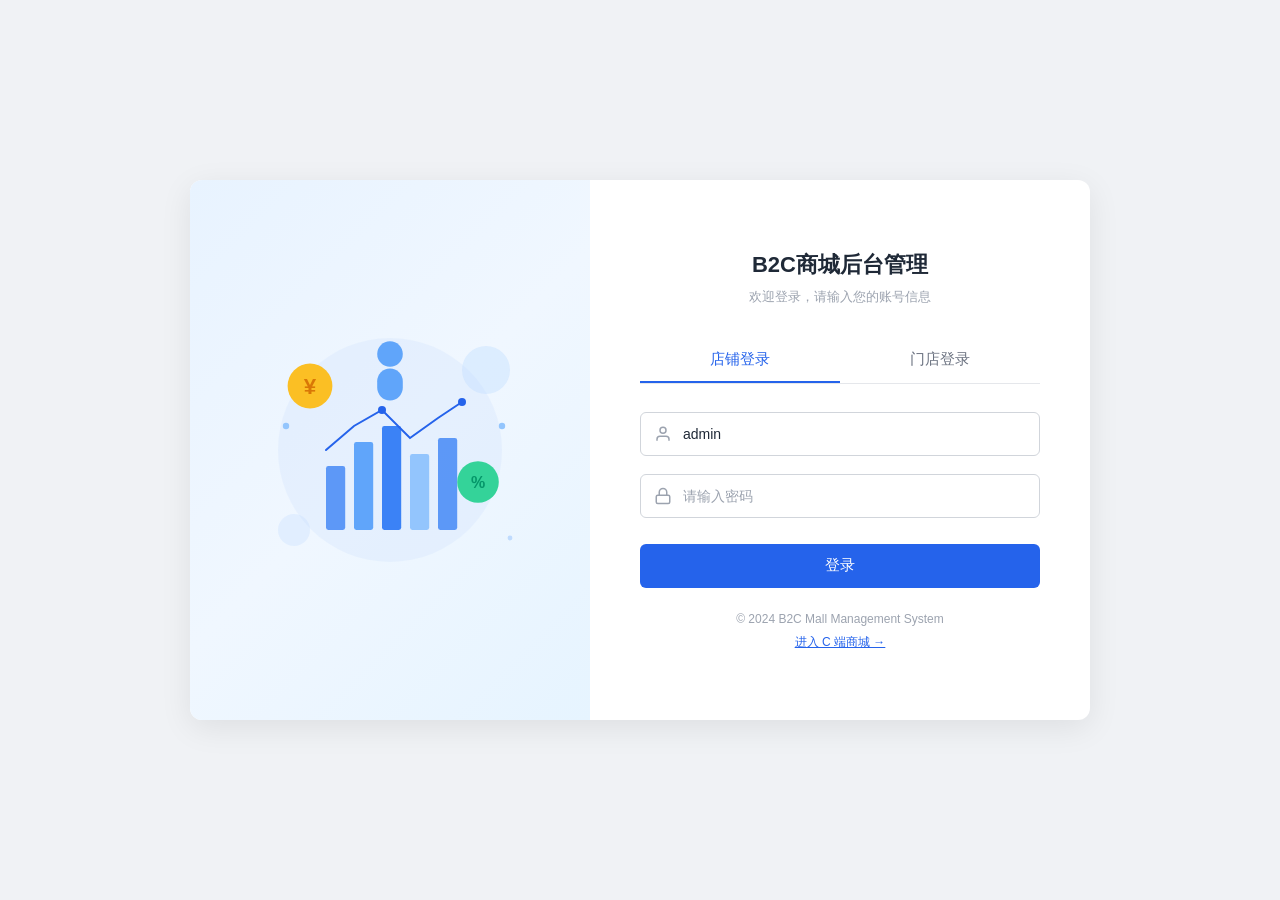
<file: b2c/frontend/index.html>
<!DOCTYPE html>
<html lang="zh-CN">
<head>
    <meta charset="UTF-8">
    <meta name="viewport" content="width=device-width, initial-scale=1.0">
    <title>B2C商城后台管理</title>
    <style>
        * {
            margin: 0;
            padding: 0;
            box-sizing: border-box;
        }

        body {
            font-family: -apple-system, BlinkMacSystemFont, "Segoe UI", "PingFang SC", "Hiragino Sans GB", "Microsoft YaHei", sans-serif;
            background: #f0f2f5;
            height: 100vh;
            display: flex;
            align-items: center;
            justify-content: center;
        }

        .login-container {
            width: 900px;
            height: 540px;
            background: #fff;
            border-radius: 12px;
            box-shadow: 0 8px 32px rgba(0, 0, 0, 0.08);
            display: flex;
            overflow: hidden;
        }

        .login-left {
            flex: 1;
            background: linear-gradient(135deg, #e8f3ff 0%, #f0f7ff 50%, #e6f4ff 100%);
            display: flex;
            align-items: center;
            justify-content: center;
            position: relative;
            overflow: hidden;
        }

        .login-left svg {
            width: 80%;
            height: auto;
        }

        .login-right {
            flex: 1;
            padding: 60px 50px;
            display: flex;
            flex-direction: column;
            justify-content: center;
        }

        .login-title {
            font-size: 22px;
            font-weight: 600;
            color: #1f2937;
            margin-bottom: 8px;
            text-align: center;
        }

        .login-subtitle {
            font-size: 13px;
            color: #9ca3af;
            text-align: center;
            margin-bottom: 32px;
        }

        .login-tabs {
            display: flex;
            border-bottom: 1px solid #e5e7eb;
            margin-bottom: 28px;
        }

        .login-tab {
            flex: 1;
            text-align: center;
            padding: 12px 0;
            font-size: 15px;
            color: #6b7280;
            cursor: pointer;
            border-bottom: 2px solid transparent;
            transition: all 0.2s;
            user-select: none;
        }

        .login-tab.active {
            color: #2563eb;
            border-bottom-color: #2563eb;
            font-weight: 500;
        }

        .login-tab:hover:not(.active) {
            color: #374151;
        }

        .form-group {
            margin-bottom: 18px;
            position: relative;
        }

        .form-group input {
            width: 100%;
            height: 44px;
            padding: 0 16px 0 42px;
            border: 1px solid #d1d5db;
            border-radius: 6px;
            font-size: 14px;
            color: #1f2937;
            outline: none;
            transition: border-color 0.2s;
        }

        .form-group input:focus {
            border-color: #2563eb;
        }

        .form-group input::placeholder {
            color: #9ca3af;
        }

        .form-group .icon {
            position: absolute;
            left: 14px;
            top: 50%;
            transform: translateY(-50%);
            width: 18px;
            height: 18px;
            color: #9ca3af;
        }

        .login-btn {
            width: 100%;
            height: 44px;
            background: #2563eb;
            color: #fff;
            border: none;
            border-radius: 6px;
            font-size: 15px;
            font-weight: 500;
            cursor: pointer;
            transition: background 0.2s;
            margin-top: 8px;
        }

        .login-btn:hover {
            background: #1d4ed8;
        }

        .login-btn:active {
            background: #1e40af;
        }

        .login-footer {
            text-align: center;
            margin-top: 24px;
            font-size: 12px;
            color: #9ca3af;
        }

        .toast {
            position: fixed;
            top: 30px;
            left: 50%;
            transform: translateX(-50%) translateY(-100px);
            background: rgba(0, 0, 0, 0.75);
            color: #fff;
            padding: 10px 24px;
            border-radius: 6px;
            font-size: 14px;
            z-index: 9999;
            transition: transform 0.3s ease;
        }

        .toast.show {
            transform: translateX(-50%) translateY(0);
        }
    </style>
</head>
<body>
    <div class="login-container">
        <div class="login-left">
            <svg viewBox="0 0 400 360" xmlns="http://www.w3.org/2000/svg">
                <!-- 背景圆 -->
                <circle cx="200" cy="180" r="140" fill="#dbeafe" opacity="0.5"/>
                <circle cx="320" cy="80" r="30" fill="#bfdbfe" opacity="0.4"/>
                <circle cx="80" cy="280" r="20" fill="#bfdbfe" opacity="0.3"/>

                <!-- 图表柱子 -->
                <rect x="120" y="200" width="24" height="80" rx="3" fill="#3b82f6" opacity="0.8"/>
                <rect x="155" y="170" width="24" height="110" rx="3" fill="#60a5fa"/>
                <rect x="190" y="150" width="24" height="130" rx="3" fill="#3b82f6"/>
                <rect x="225" y="185" width="24" height="95" rx="3" fill="#93c5fd"/>
                <rect x="260" y="165" width="24" height="115" rx="3" fill="#3b82f6" opacity="0.8"/>

                <!-- 图表折线 -->
                <polyline points="120,180 155,150 190,130 225,165 260,140 290,120"
                          fill="none" stroke="#2563eb" stroke-width="2.5" stroke-linecap="round"/>
                <circle cx="190" cy="130" r="5" fill="#2563eb"/>
                <circle cx="290" cy="120" r="5" fill="#2563eb"/>

                <!-- 钱币图标 -->
                <circle cx="100" cy="100" r="28" fill="#fbbf24"/>
                <text x="100" y="110" text-anchor="middle" font-size="28" font-weight="bold" fill="#d97706">¥</text>

                <!-- 百分比图标 -->
                <circle cx="310" cy="220" r="26" fill="#34d399"/>
                <text x="310" y="228" text-anchor="middle" font-size="20" font-weight="bold" fill="#059669">%</text>

                <!-- 人形图标 -->
                <circle cx="200" cy="60" r="16" fill="#60a5fa"/>
                <rect x="184" y="78" width="32" height="40" rx="16" fill="#60a5fa"/>

                <!-- 小装饰点 -->
                <circle cx="70" cy="150" r="4" fill="#93c5fd"/>
                <circle cx="340" cy="150" r="4" fill="#93c5fd"/>
                <circle cx="350" cy="290" r="3" fill="#bfdbfe"/>
            </svg>
        </div>

        <div class="login-right">
            <div class="login-title">B2C商城后台管理</div>
            <div class="login-subtitle">欢迎登录，请输入您的账号信息</div>

            <div class="login-tabs">
                <div class="login-tab active" data-type="shop" onclick="switchTab(this)">店铺登录</div>
                <div class="login-tab" data-type="store" onclick="switchTab(this)">门店登录</div>
            </div>

            <form onsubmit="handleLogin(event)">
                <div class="form-group">
                    <svg class="icon" viewBox="0 0 24 24" fill="none" stroke="currentColor" stroke-width="2">
                        <path d="M20 21v-2a4 4 0 0 0-4-4H8a4 4 0 0 0-4 4v2"/>
                        <circle cx="12" cy="7" r="4"/>
                    </svg>
                    <input type="text" id="username" placeholder="请输入用户名" value="admin" autocomplete="off">
                </div>
                <div class="form-group">
                    <svg class="icon" viewBox="0 0 24 24" fill="none" stroke="currentColor" stroke-width="2">
                        <rect x="3" y="11" width="18" height="11" rx="2"/>
                        <path d="M7 11V7a5 5 0 0 1 10 0v4"/>
                    </svg>
                    <input type="password" id="password" placeholder="请输入密码">
                </div>
                <button type="submit" class="login-btn">登录</button>
            </form>

            <div class="login-footer">
                © 2024 B2C Mall Management System<br>
                <a href="mall.html" style="color:#2563eb;display:inline-block;margin-top:8px">进入 C 端商城 →</a>
            </div>
        </div>
    </div>

    <div id="toast" class="toast"></div>

    <script>
        let currentTab = 'shop';

        function switchTab(el) {
            document.querySelectorAll('.login-tab').forEach(t => t.classList.remove('active'));
            el.classList.add('active');
            currentTab = el.dataset.type;
        }

        function showToast(msg) {
            const toast = document.getElementById('toast');
            toast.textContent = msg;
            toast.classList.add('show');
            setTimeout(() => toast.classList.remove('show'), 2500);
        }

        async function handleLogin(e) {
            e.preventDefault();
            const username = document.getElementById('username').value.trim();
            const password = document.getElementById('password').value.trim();

            if (!username) {
                showToast('请输入用户名');
                return;
            }
            if (!password) {
                showToast('请输入密码');
                return;
            }

            const loginType = currentTab === 'shop' ? '店铺' : '门店';
            showToast(`${loginType}登录中...`);

            try {
                const apiBase = location.port === '8010' ? 'http://localhost:8092' : '/api/employee';
                const resp = await fetch(apiBase + '/employee/login', {
                    method: 'POST',
                    headers: { 'Content-Type': 'application/json' },
                    body: JSON.stringify({ shopId: 3, username, password })
                });
                const data = await resp.json();
                if (data.status === 200) {
                    showToast('登录成功！');
                    const info = data.data || {};
                    localStorage.setItem('token', info.token || '');
                    localStorage.setItem('shopId', info.shopId || 3);
                    localStorage.setItem('username', username);
                    setTimeout(() => { window.location.href = 'dashboard.html'; }, 800);
                } else {
                    showToast(data.message || '登录失败');
                }
            } catch (err) {
                showToast('网络错误，请检查后端服务');
            }
        }
    </script>
</body>
</html>
</file>
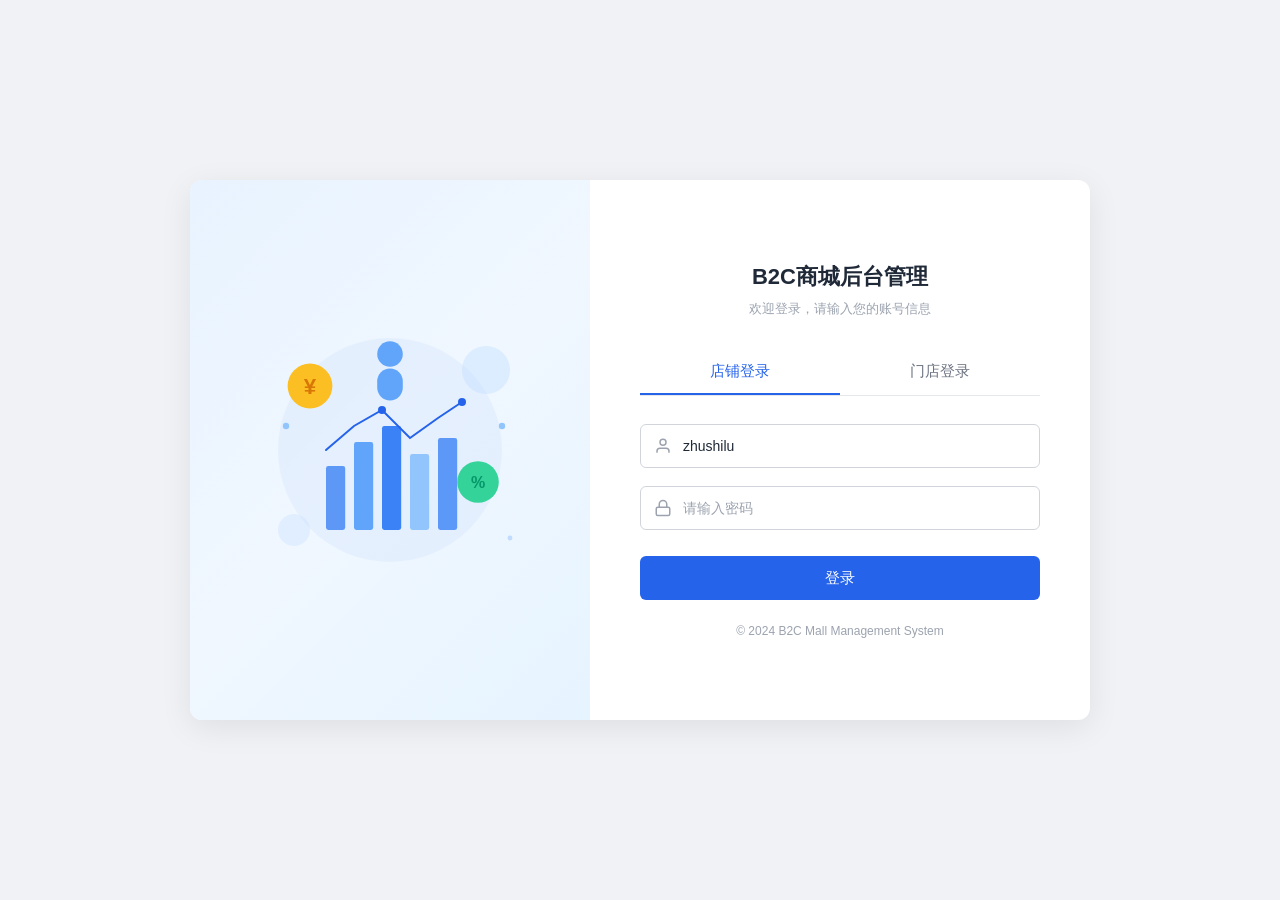
<file: XM1/b2c/frontend/index.html>
<!DOCTYPE html>
<html lang="zh-CN">
<head>
    <meta charset="UTF-8">
    <meta name="viewport" content="width=device-width, initial-scale=1.0">
    <title>B2C商城后台管理</title>
    <style>
        * {
            margin: 0;
            padding: 0;
            box-sizing: border-box;
        }

        body {
            font-family: -apple-system, BlinkMacSystemFont, "Segoe UI", "PingFang SC", "Hiragino Sans GB", "Microsoft YaHei", sans-serif;
            background: #f0f2f5;
            height: 100vh;
            display: flex;
            align-items: center;
            justify-content: center;
        }

        .login-container {
            width: 900px;
            height: 540px;
            background: #fff;
            border-radius: 12px;
            box-shadow: 0 8px 32px rgba(0, 0, 0, 0.08);
            display: flex;
            overflow: hidden;
        }

        .login-left {
            flex: 1;
            background: linear-gradient(135deg, #e8f3ff 0%, #f0f7ff 50%, #e6f4ff 100%);
            display: flex;
            align-items: center;
            justify-content: center;
            position: relative;
            overflow: hidden;
        }

        .login-left svg {
            width: 80%;
            height: auto;
        }

        .login-right {
            flex: 1;
            padding: 60px 50px;
            display: flex;
            flex-direction: column;
            justify-content: center;
        }

        .login-title {
            font-size: 22px;
            font-weight: 600;
            color: #1f2937;
            margin-bottom: 8px;
            text-align: center;
        }

        .login-subtitle {
            font-size: 13px;
            color: #9ca3af;
            text-align: center;
            margin-bottom: 32px;
        }

        .login-tabs {
            display: flex;
            border-bottom: 1px solid #e5e7eb;
            margin-bottom: 28px;
        }

        .login-tab {
            flex: 1;
            text-align: center;
            padding: 12px 0;
            font-size: 15px;
            color: #6b7280;
            cursor: pointer;
            border-bottom: 2px solid transparent;
            transition: all 0.2s;
            user-select: none;
        }

        .login-tab.active {
            color: #2563eb;
            border-bottom-color: #2563eb;
            font-weight: 500;
        }

        .login-tab:hover:not(.active) {
            color: #374151;
        }

        .form-group {
            margin-bottom: 18px;
            position: relative;
        }

        .form-group input {
            width: 100%;
            height: 44px;
            padding: 0 16px 0 42px;
            border: 1px solid #d1d5db;
            border-radius: 6px;
            font-size: 14px;
            color: #1f2937;
            outline: none;
            transition: border-color 0.2s;
        }

        .form-group input:focus {
            border-color: #2563eb;
        }

        .form-group input::placeholder {
            color: #9ca3af;
        }

        .form-group .icon {
            position: absolute;
            left: 14px;
            top: 50%;
            transform: translateY(-50%);
            width: 18px;
            height: 18px;
            color: #9ca3af;
        }

        .login-btn {
            width: 100%;
            height: 44px;
            background: #2563eb;
            color: #fff;
            border: none;
            border-radius: 6px;
            font-size: 15px;
            font-weight: 500;
            cursor: pointer;
            transition: background 0.2s;
            margin-top: 8px;
        }

        .login-btn:hover {
            background: #1d4ed8;
        }

        .login-btn:active {
            background: #1e40af;
        }

        .login-footer {
            text-align: center;
            margin-top: 24px;
            font-size: 12px;
            color: #9ca3af;
        }

        .toast {
            position: fixed;
            top: 30px;
            left: 50%;
            transform: translateX(-50%) translateY(-100px);
            background: rgba(0, 0, 0, 0.75);
            color: #fff;
            padding: 10px 24px;
            border-radius: 6px;
            font-size: 14px;
            z-index: 9999;
            transition: transform 0.3s ease;
        }

        .toast.show {
            transform: translateX(-50%) translateY(0);
        }
    </style>
</head>
<body>
    <div class="login-container">
        <div class="login-left">
            <svg viewBox="0 0 400 360" xmlns="http://www.w3.org/2000/svg">
                <!-- 背景圆 -->
                <circle cx="200" cy="180" r="140" fill="#dbeafe" opacity="0.5"/>
                <circle cx="320" cy="80" r="30" fill="#bfdbfe" opacity="0.4"/>
                <circle cx="80" cy="280" r="20" fill="#bfdbfe" opacity="0.3"/>

                <!-- 图表柱子 -->
                <rect x="120" y="200" width="24" height="80" rx="3" fill="#3b82f6" opacity="0.8"/>
                <rect x="155" y="170" width="24" height="110" rx="3" fill="#60a5fa"/>
                <rect x="190" y="150" width="24" height="130" rx="3" fill="#3b82f6"/>
                <rect x="225" y="185" width="24" height="95" rx="3" fill="#93c5fd"/>
                <rect x="260" y="165" width="24" height="115" rx="3" fill="#3b82f6" opacity="0.8"/>

                <!-- 图表折线 -->
                <polyline points="120,180 155,150 190,130 225,165 260,140 290,120"
                          fill="none" stroke="#2563eb" stroke-width="2.5" stroke-linecap="round"/>
                <circle cx="190" cy="130" r="5" fill="#2563eb"/>
                <circle cx="290" cy="120" r="5" fill="#2563eb"/>

                <!-- 钱币图标 -->
                <circle cx="100" cy="100" r="28" fill="#fbbf24"/>
                <text x="100" y="110" text-anchor="middle" font-size="28" font-weight="bold" fill="#d97706">¥</text>

                <!-- 百分比图标 -->
                <circle cx="310" cy="220" r="26" fill="#34d399"/>
                <text x="310" y="228" text-anchor="middle" font-size="20" font-weight="bold" fill="#059669">%</text>

                <!-- 人形图标 -->
                <circle cx="200" cy="60" r="16" fill="#60a5fa"/>
                <rect x="184" y="78" width="32" height="40" rx="16" fill="#60a5fa"/>

                <!-- 小装饰点 -->
                <circle cx="70" cy="150" r="4" fill="#93c5fd"/>
                <circle cx="340" cy="150" r="4" fill="#93c5fd"/>
                <circle cx="350" cy="290" r="3" fill="#bfdbfe"/>
            </svg>
        </div>

        <div class="login-right">
            <div class="login-title">B2C商城后台管理</div>
            <div class="login-subtitle">欢迎登录，请输入您的账号信息</div>

            <div class="login-tabs">
                <div class="login-tab active" data-type="shop" onclick="switchTab(this)">店铺登录</div>
                <div class="login-tab" data-type="store" onclick="switchTab(this)">门店登录</div>
            </div>

            <form onsubmit="handleLogin(event)">
                <div class="form-group">
                    <svg class="icon" viewBox="0 0 24 24" fill="none" stroke="currentColor" stroke-width="2">
                        <path d="M20 21v-2a4 4 0 0 0-4-4H8a4 4 0 0 0-4 4v2"/>
                        <circle cx="12" cy="7" r="4"/>
                    </svg>
                    <input type="text" id="username" placeholder="请输入用户名" value="zhushilu" autocomplete="off">
                </div>
                <div class="form-group">
                    <svg class="icon" viewBox="0 0 24 24" fill="none" stroke="currentColor" stroke-width="2">
                        <rect x="3" y="11" width="18" height="11" rx="2"/>
                        <path d="M7 11V7a5 5 0 0 1 10 0v4"/>
                    </svg>
                    <input type="password" id="password" placeholder="请输入密码">
                </div>
                <button type="submit" class="login-btn">登录</button>
            </form>

            <div class="login-footer">© 2024 B2C Mall Management System</div>
        </div>
    </div>

    <div id="toast" class="toast"></div>

    <script>
        let currentTab = 'shop';

        function switchTab(el) {
            document.querySelectorAll('.login-tab').forEach(t => t.classList.remove('active'));
            el.classList.add('active');
            currentTab = el.dataset.type;
        }

        function showToast(msg) {
            const toast = document.getElementById('toast');
            toast.textContent = msg;
            toast.classList.add('show');
            setTimeout(() => toast.classList.remove('show'), 2500);
        }

        async function handleLogin(e) {
            e.preventDefault();
            const username = document.getElementById('username').value.trim();
            const password = document.getElementById('password').value.trim();

            if (!username) {
                showToast('请输入用户名');
                return;
            }
            if (!password) {
                showToast('请输入密码');
                return;
            }

            const loginType = currentTab === 'shop' ? '店铺' : '门店';
            showToast(`${loginType}登录中...`);

            try {
                const resp = await fetch('http://localhost:8092/employee/login', {
                    method: 'POST',
                    headers: { 'Content-Type': 'application/json' },
                    body: JSON.stringify({ shopId: 3, username, password })
                });
                const data = await resp.json();
                if (data.status === 200) {
                    showToast('登录成功！');
                    setTimeout(() => { window.location.href = 'dashboard.html'; }, 800);
                } else {
                    showToast(data.message || '登录失败');
                }
            } catch (err) {
                showToast('网络错误，请检查后端服务');
            }
        }
    </script>
</body>
</html>
</file>
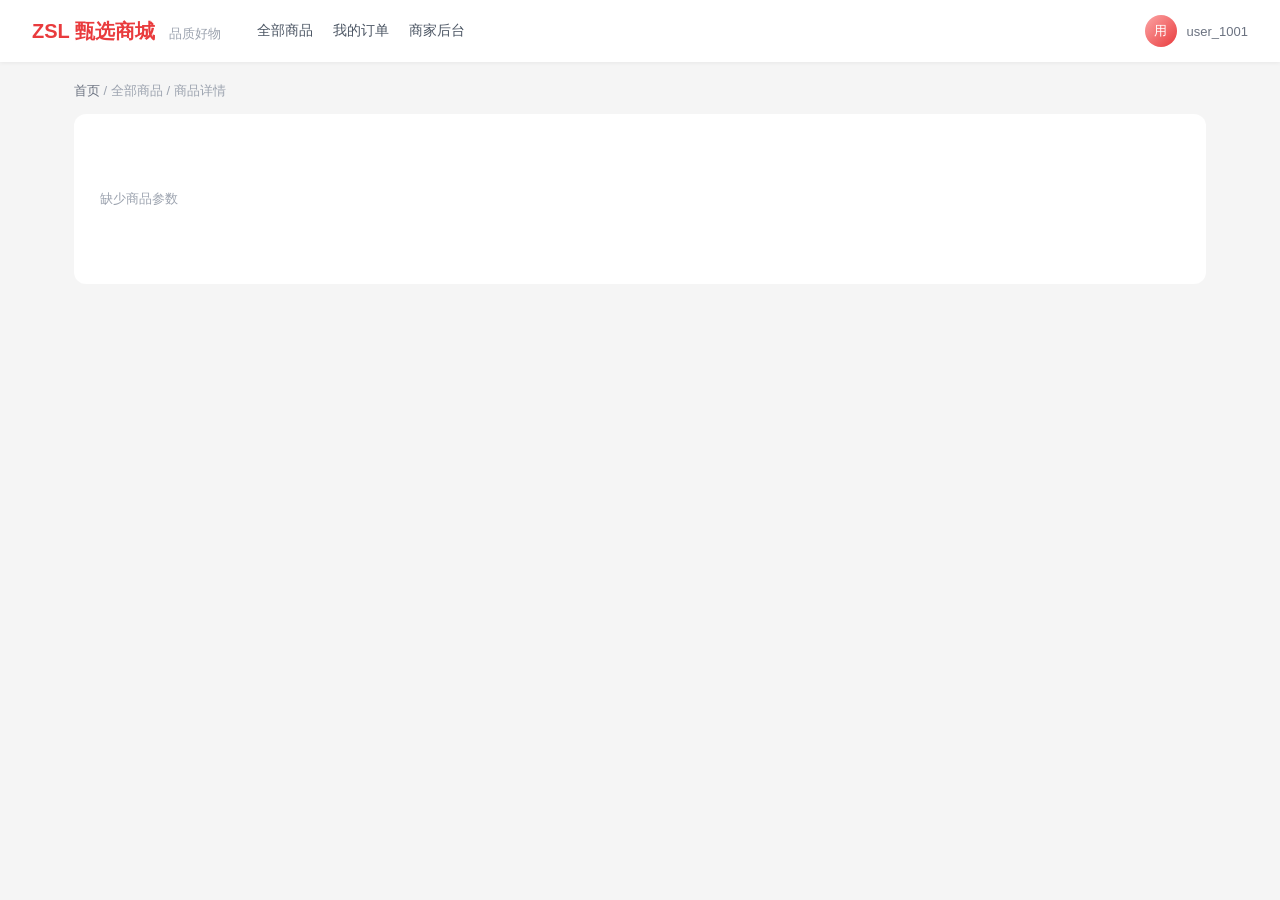
<file: b2c/frontend/product-detail.html>
<!DOCTYPE html>
<html lang="zh-CN">
<head>
    <meta charset="UTF-8">
    <meta name="viewport" content="width=device-width, initial-scale=1.0">
    <title>商品详情 - ZSL 甄选商城</title>
    <link rel="stylesheet" href="assets/common.css">
    <style>
        body { background: #f5f5f5; }
        .mall-header {
            height: 62px; background: #fff; display: flex; align-items: center;
            padding: 0 32px; gap: 36px; position: sticky; top: 0; z-index: 100;
            box-shadow: 0 1px 4px rgba(0,0,0,.06);
        }
        .mall-logo { font-size: 20px; font-weight: 700; color: #e93b3d; }
        .mall-logo span { font-size: 13px; color: #9ca3af; font-weight: 400; margin-left: 8px; }
        .mall-nav { display: flex; gap: 20px; flex: 1; }
        .mall-nav a { font-size: 14px; color: #4b5563; }
        .mall-nav a.active { color: #e93b3d; font-weight: 600; border-bottom: 2px solid #e93b3d; padding-bottom: 4px; }
        .mall-user { display: flex; align-items: center; gap: 10px; font-size: 13px; color: #6b7280; }
        .mall-user .avatar {
            width: 32px; height: 32px; border-radius: 50%; background: linear-gradient(135deg,#fca5a5,#e93b3d);
            color: #fff; display: flex; align-items: center; justify-content: center; font-size: 13px;
        }

        .mall-main { max-width: 1180px; margin: 0 auto; padding: 20px 24px 60px; }
        .crumb { font-size: 13px; color: #9ca3af; margin-bottom: 14px; }
        .crumb a { color: #6b7280; }
        .crumb a:hover { color: #e93b3d; }

        .detail-card { background: #fff; border-radius: 12px; padding: 26px; display: flex; gap: 34px; }
        .detail-pic { width: 400px; height: 400px; border-radius: 10px; object-fit: cover; background: #f3f4f6; flex-shrink: 0; }
        .detail-info { flex: 1; min-width: 0; }
        .detail-name { font-size: 22px; font-weight: 600; line-height: 1.5; margin-bottom: 14px; }
        .price-box { background: #fff7f7; border-radius: 8px; padding: 16px 18px; margin-bottom: 18px; }
        .price-box .now { color: #e93b3d; font-size: 30px; font-weight: 700; }
        .price-box .now small { font-size: 16px; }
        .price-box .old { color: #9ca3af; text-decoration: line-through; font-size: 14px; margin-left: 12px; }
        .price-box .meta { display: flex; gap: 26px; margin-top: 8px; font-size: 13px; color: #6b7280; }
        .info-row { display: flex; gap: 14px; font-size: 13px; padding: 10px 0; border-bottom: 1px dashed #f0f0f0; }
        .info-row .k { width: 76px; color: #9ca3af; flex-shrink: 0; }
        .info-row .v { color: #374151; }
        .buy-row { display: flex; align-items: center; gap: 14px; margin-top: 24px; }
        .qty-box { display: flex; align-items: center; border: 1px solid #e5e7eb; border-radius: 6px; overflow: hidden; }
        .qty-box button { width: 34px; height: 36px; border: none; background: #f9fafb; font-size: 16px; cursor: pointer; color: #4b5563; }
        .qty-box input { width: 52px; height: 36px; border: none; text-align: center; font-size: 14px; }
        .btn-buy {
            height: 42px; padding: 0 36px; border: none; border-radius: 21px; background: #e93b3d;
            color: #fff; font-size: 15px; font-weight: 600; cursor: pointer;
        }
        .btn-buy:hover { background: #d32f2f; }
        .btn-cart {
            height: 42px; padding: 0 30px; border: 1px solid #e93b3d; border-radius: 21px;
            background: #fff; color: #e93b3d; font-size: 15px; cursor: pointer;
        }
        .desc-card { background: #fff; border-radius: 12px; padding: 24px; margin-top: 16px; }
        .desc-card h3 { font-size: 16px; margin-bottom: 14px; }
        .desc-card p { font-size: 14px; color: #4b5563; line-height: 1.9; }
        .tagline { display: inline-block; padding: 2px 8px; border-radius: 4px; background: #fff1f0; color: #e93b3d; font-size: 12px; margin-right: 8px; }
    </style>
</head>
<body>
<div class="mall-header">
    <div class="mall-logo">ZSL 甄选商城 <span>品质好物</span></div>
    <div class="mall-nav">
        <a href="mall.html">全部商品</a>
        <a href="my-orders.html">我的订单</a>
        <a href="dashboard.html">商家后台</a>
    </div>
    <div class="mall-user"><div class="avatar">用</div><span>user_1001</span></div>
</div>

<div class="mall-main">
    <div class="crumb"><a href="mall.html">首页</a> / <span id="crumbCat">全部商品</span> / <span id="crumbName">商品详情</span></div>
    <div class="detail-card" id="detailCard"><div class="loading">加载中…</div></div>
    <div class="desc-card" id="descCard" style="display:none">
        <h3>商品详情</h3>
        <p id="descText"></p>
    </div>
</div>

<script src="assets/common.js"></script>
<script>
    const pid = new URLSearchParams(location.search).get('id');

    async function loadDetail() {
        if (!pid) { document.getElementById('detailCard').innerHTML = '<div class="empty">缺少商品参数</div>'; return; }
        try {
            const resp = await get('/product/mall/detail', { id: pid });
            if (resp.status !== 200) {
                document.getElementById('detailCard').innerHTML = '<div class="empty">' + escapeHtml(resp.message) + '</div>';
                return;
            }
            render(resp.data);
        } catch (e) {
            document.getElementById('detailCard').innerHTML = '<div class="empty">无法加载商品，请确认 shop 服务已启动</div>';
        }
    }

    function render(p) {
        document.getElementById('crumbCat').textContent = p.category || '全部商品';
        document.getElementById('crumbName').textContent = p.name;
        document.title = p.name + ' - ZSL 甄选商城';

        document.getElementById('detailCard').innerHTML =
            '<img class="detail-pic" src="' + escapeHtml(imgSrc(p.coverImage)) + '" alt="' + escapeHtml(p.name) + '">'
            + '<div class="detail-info">'
            + '<div class="detail-name">' + escapeHtml(p.name) + '</div>'
            + '<div class="price-box">'
            + '<span class="now"><small>¥</small>' + money(p.salePrice) + '</span>'
            + '<span class="old">¥' + money(p.marketPrice) + '</span>'
            + '<div class="meta"><span>销量 ' + (p.sales || 0) + ' 件</span>'
            + '<span>库存 ' + ((p.warehouseStock || 0) + (p.storeStock || 0)) + '</span>'
            + '<span>' + escapeHtml(p.productType || '普通商品') + '</span></div>'
            + '</div>'
            + '<div class="info-row"><div class="k">商品分类</div><div class="v">' + escapeHtml(p.category || '-') + '</div></div>'
            + '<div class="info-row"><div class="k">商品类别</div><div class="v">' + escapeHtml(p.categoryLabel) + '</div></div>'
            + '<div class="info-row"><div class="k">配送方式</div><div class="v">'
            + escapeHtml((p.deliveryTypes || '').replace(/,/g, ' / ')) + '</div></div>'
            + '<div class="info-row"><div class="k">服务保障</div><div class="v">'
            + '<span class="tagline">正品保障</span><span class="tagline">7天无理由</span><span class="tagline">极速发货</span>'
            + '</div></div>'
            + '<div class="buy-row">'
            + '<div class="qty-box"><button onclick="changeQty(-1)">-</button>'
            + '<input id="qty" type="number" value="1" min="1"><button onclick="changeQty(1)">+</button></div>'
            + '<button class="btn-buy" onclick="buyNow()">立即购买</button>'
            + '<button class="btn-cart" onclick="addCart()">加入购物车</button>'
            + '</div>'
            + '</div>';

        document.getElementById('descCard').style.display = 'block';
        document.getElementById('descText').textContent = p.description || '暂无详细描述';
    }

    function changeQty(delta) {
        const input = document.getElementById('qty');
        let v = Number(input.value || 1) + delta;
        if (v < 1) v = 1;
        input.value = v;
    }

    function buyNow() {
        toast('已生成购买意向，请在「我的订单」查看与支付');
        setTimeout(() => location.href = 'my-orders.html', 900);
    }

    function addCart() {
        toast('已加入购物车');
    }

    loadDetail();
</script>
</body>
</html>
</file>
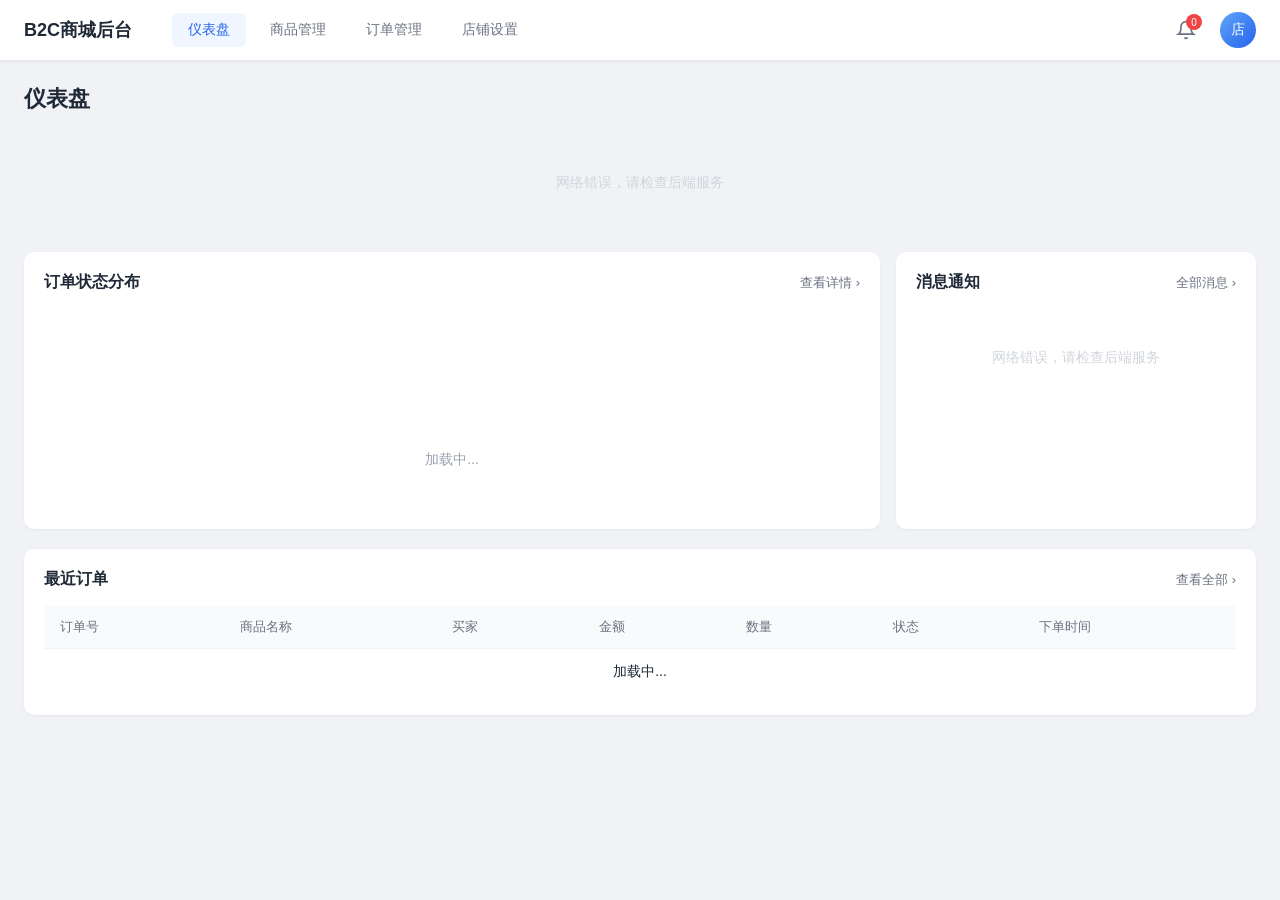
<file: XM1/b2c/frontend/dashboard.html>
<!DOCTYPE html>
<html lang="zh-CN">
<head>
    <meta charset="UTF-8">
    <meta name="viewport" content="width=device-width, initial-scale=1.0">
    <title>B2C商城后台管理 - 仪表盘</title>
    <style>
        * {
            margin: 0;
            padding: 0;
            box-sizing: border-box;
        }

        body {
            font-family: -apple-system, BlinkMacSystemFont, "Segoe UI", "PingFang SC", "Microsoft YaHei", sans-serif;
            background: #f0f2f5;
            min-height: 100vh;
        }

        /* 顶部导航栏 */
        .header {
            height: 60px;
            background: #fff;
            box-shadow: 0 1px 4px rgba(0, 0, 0, 0.08);
            display: flex;
            align-items: center;
            padding: 0 24px;
            position: sticky;
            top: 0;
            z-index: 100;
        }

        .header-logo {
            font-size: 18px;
            font-weight: 600;
            color: #1f2937;
            margin-right: 40px;
        }

        .header-nav {
            display: flex;
            gap: 8px;
            flex: 1;
        }

        .header-nav-item {
            padding: 8px 16px;
            border-radius: 6px;
            font-size: 14px;
            color: #6b7280;
            cursor: pointer;
            transition: all 0.2s;
        }

        .header-nav-item.active {
            background: #eff6ff;
            color: #2563eb;
        }

        .header-nav-item:hover:not(.active) {
            background: #f3f4f6;
        }

        .header-right {
            display: flex;
            align-items: center;
            gap: 16px;
        }

        .header-icon {
            width: 36px;
            height: 36px;
            border-radius: 50%;
            display: flex;
            align-items: center;
            justify-content: center;
            cursor: pointer;
            position: relative;
            color: #6b7280;
            transition: all 0.2s;
        }

        .header-icon:hover {
            background: #f3f4f6;
        }

        .header-icon svg {
            width: 20px;
            height: 20px;
        }

        .badge {
            position: absolute;
            top: 2px;
            right: 2px;
            background: #ef4444;
            color: #fff;
            font-size: 10px;
            min-width: 16px;
            height: 16px;
            border-radius: 8px;
            display: flex;
            align-items: center;
            justify-content: center;
            padding: 0 4px;
        }

        .user-avatar {
            width: 36px;
            height: 36px;
            border-radius: 50%;
            background: linear-gradient(135deg, #60a5fa, #2563eb);
            color: #fff;
            display: flex;
            align-items: center;
            justify-content: center;
            font-size: 14px;
            font-weight: 500;
            cursor: pointer;
        }

        /* 主体内容 */
        .main {
            padding: 24px;
            max-width: 1400px;
            margin: 0 auto;
        }

        .page-title {
            font-size: 22px;
            font-weight: 600;
            color: #1f2937;
            margin-bottom: 20px;
        }

        /* 统计卡片 */
        .stats-grid {
            display: grid;
            grid-template-columns: repeat(6, 1fr);
            gap: 16px;
            margin-bottom: 20px;
        }

        .stat-card {
            background: #fff;
            border-radius: 10px;
            padding: 20px;
            box-shadow: 0 1px 3px rgba(0, 0, 0, 0.05);
            transition: all 0.2s;
        }

        .stat-card:hover {
            transform: translateY(-2px);
            box-shadow: 0 4px 12px rgba(0, 0, 0, 0.1);
        }

        .stat-icon {
            width: 44px;
            height: 44px;
            border-radius: 10px;
            display: flex;
            align-items: center;
            justify-content: center;
            margin-bottom: 12px;
        }

        .stat-icon svg {
            width: 22px;
            height: 22px;
            color: #fff;
        }

        .stat-icon.blue { background: linear-gradient(135deg, #60a5fa, #3b82f6); }
        .stat-icon.orange { background: linear-gradient(135deg, #fbbf24, #f59e0b); }
        .stat-icon.green { background: linear-gradient(135deg, #34d399, #10b981); }
        .stat-icon.cyan { background: linear-gradient(135deg, #22d3ee, #06b6d4); }
        .stat-icon.purple { background: linear-gradient(135deg, #a78bfa, #8b5cf6); }
        .stat-icon.pink { background: linear-gradient(135deg, #f472b6, #ec4899); }

        .stat-value {
            font-size: 26px;
            font-weight: 700;
            color: #1f2937;
            line-height: 1.2;
        }

        .stat-label {
            font-size: 13px;
            color: #9ca3af;
            margin-top: 4px;
        }

        /* 内容区布局 */
        .content-grid {
            display: grid;
            grid-template-columns: 1fr 360px;
            gap: 16px;
            margin-bottom: 20px;
        }

        .card {
            background: #fff;
            border-radius: 10px;
            padding: 20px;
            box-shadow: 0 1px 3px rgba(0, 0, 0, 0.05);
        }

        .card-header {
            display: flex;
            align-items: center;
            justify-content: space-between;
            margin-bottom: 16px;
        }

        .card-title {
            font-size: 16px;
            font-weight: 600;
            color: #1f2937;
        }

        .card-more {
            font-size: 13px;
            color: #6b7280;
            cursor: pointer;
        }

        .card-more:hover {
            color: #2563eb;
        }

        /* 订单状态分布 */
        .status-chart {
            display: flex;
            justify-content: space-around;
            align-items: flex-end;
            height: 200px;
            padding: 20px 10px 0;
        }

        .status-bar-item {
            display: flex;
            flex-direction: column;
            align-items: center;
            gap: 8px;
        }

        .status-bar {
            width: 48px;
            border-radius: 6px 6px 0 0;
            transition: all 0.3s;
            min-height: 8px;
        }

        .status-bar:hover {
            opacity: 0.8;
        }

        .status-count {
            font-size: 14px;
            font-weight: 600;
            color: #1f2937;
        }

        .status-name {
            font-size: 12px;
            color: #9ca3af;
        }

        /* 消息通知 */
        .message-list {
            max-height: 260px;
            overflow-y: auto;
        }

        .message-item {
            padding: 12px 0;
            border-bottom: 1px solid #f3f4f6;
            cursor: pointer;
            transition: all 0.2s;
        }

        .message-item:last-child {
            border-bottom: none;
        }

        .message-item:hover {
            background: #f9fafb;
            margin: 0 -8px;
            padding-left: 8px;
            padding-right: 8px;
            border-radius: 6px;
        }

        .message-top {
            display: flex;
            align-items: center;
            justify-content: space-between;
            margin-bottom: 4px;
        }

        .message-title {
            font-size: 14px;
            font-weight: 500;
            color: #1f2937;
            overflow: hidden;
            text-overflow: ellipsis;
            white-space: nowrap;
            flex: 1;
        }

        .message-unread {
            width: 8px;
            height: 8px;
            border-radius: 50%;
            background: #ef4444;
            margin-left: 8px;
            flex-shrink: 0;
        }

        .message-content {
            font-size: 12px;
            color: #9ca3af;
            overflow: hidden;
            text-overflow: ellipsis;
            display: -webkit-box;
            -webkit-line-clamp: 2;
            -webkit-box-orient: vertical;
            line-height: 1.5;
        }

        .message-time {
            font-size: 11px;
            color: #d1d5db;
            margin-top: 4px;
        }

        /* 订单表格 */
        .order-table {
            width: 100%;
            border-collapse: collapse;
        }

        .order-table th {
            text-align: left;
            padding: 12px 16px;
            font-size: 13px;
            font-weight: 500;
            color: #6b7280;
            background: #f9fafb;
            border-bottom: 1px solid #f3f4f6;
        }

        .order-table td {
            padding: 14px 16px;
            font-size: 14px;
            color: #1f2937;
            border-bottom: 1px solid #f3f4f6;
        }

        .order-table tr:hover td {
            background: #f9fafb;
        }

        .order-table tr:last-child td {
            border-bottom: none;
        }

        .status-tag {
            display: inline-block;
            padding: 2px 10px;
            border-radius: 10px;
            font-size: 12px;
            font-weight: 500;
        }

        .status-tag.pending { background: #fef3c7; color: #d97706; }
        .status-tag.paid { background: #dbeafe; color: #2563eb; }
        .status-tag.shipped { background: #e0e7ff; color: #4f46e5; }
        .status-tag.completed { background: #d1fae5; color: #059669; }

        .loading {
            text-align: center;
            padding: 40px;
            color: #9ca3af;
            font-size: 14px;
        }

        .empty {
            text-align: center;
            padding: 40px;
            color: #d1d5db;
            font-size: 14px;
        }
    </style>
</head>
<body>
    <!-- 顶部导航 -->
    <div class="header">
        <div class="header-logo">B2C商城后台</div>
        <div class="header-nav">
            <div class="header-nav-item active">仪表盘</div>
            <div class="header-nav-item">商品管理</div>
            <div class="header-nav-item">订单管理</div>
            <div class="header-nav-item">店铺设置</div>
        </div>
        <div class="header-right">
            <div class="header-icon" title="消息通知">
                <svg viewBox="0 0 24 24" fill="none" stroke="currentColor" stroke-width="2">
                    <path d="M18 8A6 6 0 0 0 6 8c0 7-3 9-3 9h18s-3-2-3-9"/>
                    <path d="M13.73 21a2 2 0 0 1-3.46 0"/>
                </svg>
                <span class="badge" id="msgBadge">0</span>
            </div>
            <div class="user-avatar">店</div>
        </div>
    </div>

    <!-- 主体内容 -->
    <div class="main">
        <div class="page-title">仪表盘</div>

        <!-- 统计卡片 -->
        <div class="stats-grid" id="statsGrid">
            <div class="stat-card">
                <div class="stat-icon blue">
                    <svg viewBox="0 0 24 24" fill="none" stroke="currentColor" stroke-width="2">
                        <path d="M9 11l3 3L22 4"/>
                        <path d="M21 12v7a2 2 0 0 1-2 2H5a2 2 0 0 1-2-2V5a2 2 0 0 1 2-2h11"/>
                    </svg>
                </div>
                <div class="stat-value" id="totalOrders">-</div>
                <div class="stat-label">订单总数</div>
            </div>
            <div class="stat-card">
                <div class="stat-icon orange">
                    <svg viewBox="0 0 24 24" fill="none" stroke="currentColor" stroke-width="2">
                        <circle cx="12" cy="12" r="10"/>
                        <polyline points="12 6 12 12 16 14"/>
                    </svg>
                </div>
                <div class="stat-value" id="pendingPayOrders">-</div>
                <div class="stat-label">待支付</div>
            </div>
            <div class="stat-card">
                <div class="stat-icon cyan">
                    <svg viewBox="0 0 24 24" fill="none" stroke="currentColor" stroke-width="2">
                        <rect x="2" y="5" width="20" height="14" rx="2"/>
                        <line x1="2" y1="10" x2="22" y2="10"/>
                    </svg>
                </div>
                <div class="stat-value" id="paidOrders">-</div>
                <div class="stat-label">已支付</div>
            </div>
            <div class="stat-card">
                <div class="stat-icon purple">
                    <svg viewBox="0 0 24 24" fill="none" stroke="currentColor" stroke-width="2">
                        <rect x="1" y="3" width="15" height="13"/>
                        <polygon points="16 8 20 8 23 11 23 16 16 16 16 8"/>
                        <circle cx="5.5" cy="18.5" r="2.5"/>
                        <circle cx="18.5" cy="18.5" r="2.5"/>
                    </svg>
                </div>
                <div class="stat-value" id="shippedOrders">-</div>
                <div class="stat-label">已发货</div>
            </div>
            <div class="stat-card">
                <div class="stat-icon green">
                    <svg viewBox="0 0 24 24" fill="none" stroke="currentColor" stroke-width="2">
                        <polyline points="20 6 9 17 4 12"/>
                    </svg>
                </div>
                <div class="stat-value" id="completedOrders">-</div>
                <div class="stat-label">已完成</div>
            </div>
            <div class="stat-card">
                <div class="stat-icon pink">
                    <svg viewBox="0 0 24 24" fill="none" stroke="currentColor" stroke-width="2">
                        <line x1="12" y1="1" x2="12" y2="23"/>
                        <path d="M17 5H9.5a3.5 3.5 0 0 0 0 7h5a3.5 3.5 0 0 1 0 7H6"/>
                    </svg>
                </div>
                <div class="stat-value" id="totalSales">-</div>
                <div class="stat-label">销售额(元)</div>
            </div>
        </div>

        <!-- 订单状态分布 + 消息通知 -->
        <div class="content-grid">
            <div class="card">
                <div class="card-header">
                    <div class="card-title">订单状态分布</div>
                    <div class="card-more">查看详情 ›</div>
                </div>
                <div class="status-chart" id="statusChart">
                    <div class="loading">加载中...</div>
                </div>
            </div>

            <div class="card">
                <div class="card-header">
                    <div class="card-title">消息通知</div>
                    <div class="card-more">全部消息 ›</div>
                </div>
                <div class="message-list" id="messageList">
                    <div class="loading">加载中...</div>
                </div>
            </div>
        </div>

        <!-- 订单列表 -->
        <div class="card">
            <div class="card-header">
                <div class="card-title">最近订单</div>
                <div class="card-more">查看全部 ›</div>
            </div>
            <table class="order-table">
                <thead>
                    <tr>
                        <th>订单号</th>
                        <th>商品名称</th>
                        <th>买家</th>
                        <th>金额</th>
                        <th>数量</th>
                        <th>状态</th>
                        <th>下单时间</th>
                    </tr>
                </thead>
                <tbody id="orderTableBody">
                    <tr><td colspan="7" class="loading">加载中...</td></tr>
                </tbody>
            </table>
        </div>
    </div>

    <script>
        const API_BASE = 'http://localhost:8091';
        const SHOP_ID = 3;

        const statusMap = {
            0: { text: '待支付', class: 'pending' },
            1: { text: '已支付', class: 'paid' },
            2: { text: '已发货', class: 'shipped' },
            3: { text: '已完成', class: 'completed' },
            4: { text: '已取消', class: 'pending' }
        };

        async function loadDashboard() {
            try {
                const resp = await fetch(`${API_BASE}/dashboard?shopId=${SHOP_ID}`);
                const data = await resp.json();
                if (data.status === 200) {
                    renderStats(data.data);
                    renderStatusChart(data.data);
                    renderMessages(data.data.messages);
                    renderOrders(data.data.orders);
                } else {
                    showError('数据加载失败');
                }
            } catch (err) {
                showError('网络错误，请检查后端服务');
            }
        }

        function renderStats(d) {
            document.getElementById('totalOrders').textContent = d.totalOrders;
            document.getElementById('pendingPayOrders').textContent = d.pendingPayOrders;
            document.getElementById('paidOrders').textContent = d.paidOrders;
            document.getElementById('shippedOrders').textContent = d.shippedOrders;
            document.getElementById('completedOrders').textContent = d.completedOrders;
            document.getElementById('totalSales').textContent = d.totalSales;
        }

        function renderStatusChart(d) {
            const items = [
                { name: '待支付', count: d.pendingPayOrders, color: '#f59e0b' },
                { name: '已支付', count: d.paidOrders, color: '#3b82f6' },
                { name: '已发货', count: d.shippedOrders, color: '#8b5cf6' },
                { name: '已完成', count: d.completedOrders, color: '#10b981' }
            ];
            const max = Math.max(...items.map(i => i.count), 1);
            const chart = document.getElementById('statusChart');
            chart.innerHTML = items.map(item => `
                <div class="status-bar-item">
                    <div class="status-count">${item.count}</div>
                    <div class="status-bar" style="height:${(item.count / max) * 140}px; background:${item.color};"></div>
                    <div class="status-name">${item.name}</div>
                </div>
            `).join('');
        }

        function renderMessages(messages) {
            const list = document.getElementById('messageList');
            const badge = document.getElementById('msgBadge');
            const unreadCount = messages.filter(m => !m.isRead).length;
            badge.textContent = unreadCount;
            badge.style.display = unreadCount > 0 ? 'flex' : 'none';

            if (!messages || messages.length === 0) {
                list.innerHTML = '<div class="empty">暂无消息</div>';
                return;
            }
            list.innerHTML = messages.map(m => `
                <div class="message-item">
                    <div class="message-top">
                        <div class="message-title">${m.title || '无标题'}</div>
                        ${!m.isRead ? '<div class="message-unread"></div>' : ''}
                    </div>
                    <div class="message-content">${m.content || ''}</div>
                    <div class="message-time">${m.createdAt || ''}</div>
                </div>
            `).join('');
        }

        function renderOrders(orders) {
            const tbody = document.getElementById('orderTableBody');
            if (orders && orders.length > 0) {
                tbody.innerHTML = orders.slice(0, 8).map(o => {
                    const s = statusMap[o.status] || { text: '未知', class: 'pending' };
                    return `<tr>
                        <td>#${o.id}</td>
                        <td>${o.productName || '-'}</td>
                        <td>${o.buyerName || '-'}</td>
                        <td>¥${o.amount}</td>
                        <td>${o.quantity}</td>
                        <td><span class="status-tag ${s.class}">${s.text}</span></td>
                        <td>${o.createdAt || '-'}</td>
                    </tr>`;
                }).join('');
            } else {
                tbody.innerHTML = '<tr><td colspan="7" class="empty">暂无订单</td></tr>';
            }
        }

        function showError(msg) {
            document.getElementById('statsGrid').innerHTML =
                `<div class="empty" style="grid-column: 1 / -1;">${msg}</div>`;
            document.getElementById('messageList').innerHTML = `<div class="empty">${msg}</div>`;
        }

        // 加载数据
        loadDashboard();
    </script>
</body>
</html>
</file>
<file: b2c/frontend/assets/common.css>
/* ===== B2C 商城通用样式 ===== */
* { margin: 0; padding: 0; box-sizing: border-box; }

body {
    font-family: -apple-system, BlinkMacSystemFont, "Segoe UI", "PingFang SC", "Hiragino Sans GB", "Microsoft YaHei", sans-serif;
    background: #f0f2f5;
    color: #1f2937;
    -webkit-font-smoothing: antialiased;
}

a { text-decoration: none; color: inherit; }
button { font-family: inherit; }
input, select { font-family: inherit; outline: none; }

/* ===== 顶部导航 ===== */
.header {
    height: 60px;
    background: #fff;
    box-shadow: 0 1px 4px rgba(0, 0, 0, .08);
    display: flex;
    align-items: center;
    padding: 0 24px;
    position: sticky;
    top: 0;
    z-index: 100;
}

.header-logo {
    font-size: 18px;
    font-weight: 600;
    margin-right: 40px;
    white-space: nowrap;
}

.header-logo span { color: #2563eb; }

.header-nav { display: flex; gap: 6px; flex: 1; }

.header-nav-item {
    padding: 8px 16px;
    border-radius: 6px;
    font-size: 14px;
    color: #6b7280;
    cursor: pointer;
    transition: all .2s;
    display: inline-block;
}

.header-nav-item:hover { background: #f3f4f6; color: #374151; }
.header-nav-item.active { background: #eff6ff; color: #2563eb; font-weight: 500; }

.header-right { display: flex; align-items: center; gap: 14px; font-size: 14px; color: #6b7280; }

.user-avatar {
    width: 34px;
    height: 34px;
    border-radius: 50%;
    background: linear-gradient(135deg, #60a5fa, #2563eb);
    color: #fff;
    display: flex;
    align-items: center;
    justify-content: center;
    font-size: 13px;
    font-weight: 500;
}

/* ===== 布局 ===== */
.main { padding: 24px; max-width: 1440px; margin: 0 auto; }

.page-title { font-size: 22px; font-weight: 600; margin-bottom: 18px; }
.page-desc { font-size: 13px; color: #9ca3af; margin: -12px 0 18px; }

.card {
    background: #fff;
    border-radius: 10px;
    padding: 20px;
    box-shadow: 0 1px 3px rgba(0, 0, 0, .05);
}

.card-header {
    display: flex;
    align-items: center;
    justify-content: space-between;
    margin-bottom: 16px;
}

.card-title { font-size: 16px; font-weight: 600; }
.card-sub { font-size: 12px; color: #9ca3af; margin-top: 2px; }

/* ===== 按钮 ===== */
.btn {
    height: 34px;
    padding: 0 16px;
    border: 1px solid #d1d5db;
    border-radius: 6px;
    background: #fff;
    color: #374151;
    font-size: 13px;
    cursor: pointer;
    transition: all .2s;
    display: inline-flex;
    align-items: center;
    gap: 6px;
    white-space: nowrap;
}

.btn:hover { border-color: #2563eb; color: #2563eb; }

.btn-primary { background: #2563eb; border-color: #2563eb; color: #fff; }
.btn-primary:hover { background: #1d4ed8; border-color: #1d4ed8; color: #fff; }

.btn-danger { background: #fff; border-color: #fca5a5; color: #dc2626; }
.btn-danger:hover { background: #fef2f2; border-color: #dc2626; color: #dc2626; }

.btn-sm { height: 28px; padding: 0 10px; font-size: 12px; }
.btn:disabled { opacity: .5; cursor: not-allowed; }

/* ===== 表单 ===== */
.filter-card { margin-bottom: 16px; }

.filter-grid {
    display: grid;
    grid-template-columns: repeat(5, 1fr);
    gap: 12px 16px;
}

.filter-item { display: flex; align-items: center; gap: 8px; }
.filter-item label { font-size: 13px; color: #6b7280; white-space: nowrap; min-width: 62px; text-align: right; }

.filter-item input[type=text],
.filter-item input[type=date],
.filter-item select {
    flex: 1;
    height: 34px;
    min-width: 0;
    padding: 0 10px;
    border: 1px solid #d1d5db;
    border-radius: 6px;
    font-size: 13px;
    background: #fff;
    color: #1f2937;
}

.filter-item input:focus, .filter-item select:focus { border-color: #2563eb; }

.filter-actions {
    display: flex;
    gap: 10px;
    margin-top: 16px;
    flex-wrap: wrap;
    align-items: center;
}

.filter-actions .spacer { flex: 1; }

/* 多选下拉 */
.multi-select { position: relative; flex: 1; }
.multi-select-trigger {
    height: 34px;
    padding: 0 10px;
    border: 1px solid #d1d5db;
    border-radius: 6px;
    font-size: 13px;
    background: #fff;
    cursor: pointer;
    display: flex;
    align-items: center;
    justify-content: space-between;
    color: #374151;
    overflow: hidden;
    white-space: nowrap;
}
.multi-select-trigger::after { content: '▾'; color: #9ca3af; margin-left: 6px; }
.multi-select-panel {
    position: absolute;
    top: 38px;
    left: 0;
    right: 0;
    background: #fff;
    border: 1px solid #e5e7eb;
    border-radius: 8px;
    box-shadow: 0 6px 18px rgba(0, 0, 0, .1);
    padding: 6px;
    z-index: 30;
    display: none;
}
.multi-select-panel.show { display: block; }
.multi-select-panel label {
    display: flex;
    align-items: center;
    gap: 8px;
    padding: 7px 8px;
    font-size: 13px;
    border-radius: 5px;
    cursor: pointer;
    min-width: 0;
    text-align: left;
}
.multi-select-panel label:hover { background: #f3f4f6; }

/* 简易下拉菜单 */
.dropdown { position: relative; }
.dropdown-menu {
    position: absolute;
    top: 40px;
    left: 0;
    min-width: 150px;
    background: #fff;
    border: 1px solid #e5e7eb;
    border-radius: 8px;
    box-shadow: 0 6px 18px rgba(0, 0, 0, .1);
    padding: 6px;
    z-index: 30;
    display: none;
}
.dropdown-menu.show { display: block; }
.dropdown-menu div {
    padding: 9px 12px;
    font-size: 13px;
    border-radius: 5px;
    cursor: pointer;
    color: #374151;
}
.dropdown-menu div:hover { background: #f3f4f6; }

/* ===== 表格 ===== */
.table-wrap { background: #fff; border-radius: 10px; overflow: hidden; box-shadow: 0 1px 3px rgba(0, 0, 0, .05); }

.table { width: 100%; border-collapse: collapse; }

.table th {
    text-align: left;
    padding: 12px 14px;
    font-size: 13px;
    font-weight: 500;
    color: #6b7280;
    background: #f9fafb;
    border-bottom: 1px solid #eef0f3;
    white-space: nowrap;
}

.table td {
    padding: 12px 14px;
    font-size: 13px;
    border-bottom: 1px solid #f3f4f6;
    vertical-align: middle;
}

.table tbody tr:hover { background: #fafbfc; }
.table tbody tr:last-child td { border-bottom: none; }

.product-cell { display: flex; align-items: center; gap: 10px; }
.product-thumb {
    width: 44px;
    height: 44px;
    border-radius: 6px;
    object-fit: cover;
    background: #f3f4f6;
    flex-shrink: 0;
}
.product-name-cell { font-size: 13px; color: #1f2937; max-width: 220px; }

.price-old { color: #9ca3af; text-decoration: line-through; font-size: 12px; }
.price-sale { color: #ef4444; font-weight: 600; }
.price-amount { color: #ef4444; font-weight: 600; }

.link { color: #2563eb; cursor: pointer; font-size: 13px; }
.link:hover { text-decoration: underline; }
.link-danger { color: #dc2626; cursor: pointer; font-size: 13px; }
.link-danger:hover { text-decoration: underline; }
.ops { display: flex; gap: 10px; align-items: center; white-space: nowrap; }

.badge {
    display: inline-block;
    padding: 2px 8px;
    border-radius: 10px;
    font-size: 12px;
    line-height: 18px;
    white-space: nowrap;
}
.badge-blue { background: #eff6ff; color: #2563eb; }
.badge-green { background: #ecfdf5; color: #059669; }
.badge-gray { background: #f3f4f6; color: #6b7280; }
.badge-red { background: #fef2f2; color: #dc2626; }
.badge-orange { background: #fff7ed; color: #ea580c; }
.badge-purple { background: #f5f3ff; color: #7c3aed; }
.badge-cyan { background: #ecfeff; color: #0891b2; }

.tags { display: flex; flex-wrap: wrap; gap: 6px; }

/* ===== 分页 ===== */
.pagination {
    display: flex;
    align-items: center;
    justify-content: flex-end;
    gap: 8px;
    padding: 14px 16px;
    font-size: 13px;
    color: #6b7280;
    background: #fff;
}
.pagination button {
    min-width: 30px;
    height: 30px;
    border: 1px solid #e5e7eb;
    background: #fff;
    border-radius: 6px;
    cursor: pointer;
    font-size: 13px;
    color: #374151;
}
.pagination button.active { background: #2563eb; border-color: #2563eb; color: #fff; }
.pagination button:disabled { color: #d1d5db; cursor: not-allowed; }

/* ===== 弹窗 ===== */
.modal-mask {
    position: fixed;
    inset: 0;
    background: rgba(17, 24, 39, .45);
    display: none;
    align-items: center;
    justify-content: center;
    z-index: 500;
    padding: 20px;
}
.modal-mask.show { display: flex; }

.modal {
    background: #fff;
    border-radius: 12px;
    width: 560px;
    max-width: 100%;
    max-height: 88vh;
    overflow: auto;
    box-shadow: 0 18px 50px rgba(0, 0, 0, .2);
}
.modal-lg { width: 760px; }

.modal-header {
    display: flex;
    align-items: center;
    justify-content: space-between;
    padding: 16px 20px;
    border-bottom: 1px solid #f3f4f6;
}
.modal-title { font-size: 16px; font-weight: 600; }
.modal-close { cursor: pointer; color: #9ca3af; font-size: 20px; line-height: 1; }
.modal-close:hover { color: #374151; }
.modal-body { padding: 20px; }
.modal-footer {
    padding: 14px 20px;
    border-top: 1px solid #f3f4f6;
    display: flex;
    justify-content: flex-end;
    gap: 10px;
}

.form-row { margin-bottom: 14px; }
.form-row label { display: block; font-size: 13px; color: #6b7280; margin-bottom: 6px; }
.form-row input, .form-row select, .form-row textarea {
    width: 100%;
    padding: 8px 10px;
    border: 1px solid #d1d5db;
    border-radius: 6px;
    font-size: 13px;
}
.form-row textarea { resize: vertical; min-height: 70px; }
.form-grid { display: grid; grid-template-columns: 1fr 1fr; gap: 0 14px; }

.info-list { display: grid; grid-template-columns: 110px 1fr; gap: 10px 12px; font-size: 13px; }
.info-list .k { color: #9ca3af; }
.info-list .v { color: #1f2937; word-break: break-all; }

/* ===== Toast ===== */
.toast {
    position: fixed;
    top: 26px;
    left: 50%;
    transform: translateX(-50%) translateY(-80px);
    background: rgba(17, 24, 39, .85);
    color: #fff;
    padding: 10px 22px;
    border-radius: 8px;
    font-size: 13px;
    z-index: 9999;
    transition: transform .3s ease;
    max-width: 80vw;
}
.toast.show { transform: translateX(-50%) translateY(0); }

/* ===== 空状态 / 加载 ===== */
.empty { padding: 50px 0; text-align: center; color: #9ca3af; font-size: 13px; }
.loading { padding: 40px 0; text-align: center; color: #9ca3af; font-size: 13px; }

/* ===== 状态快捷标签 ===== */
.quick-tabs {
    display: flex;
    gap: 8px;
    flex-wrap: wrap;
    padding: 14px 16px;
    background: #fff;
    border-radius: 10px;
    margin-bottom: 16px;
    box-shadow: 0 1px 3px rgba(0, 0, 0, .05);
}
.quick-tab {
    padding: 7px 18px;
    border-radius: 18px;
    font-size: 13px;
    color: #6b7280;
    background: #f3f4f6;
    cursor: pointer;
    transition: all .2s;
    user-select: none;
}
.quick-tab:hover { background: #e5e7eb; }
.quick-tab.active { background: #2563eb; color: #fff; }

@media (max-width: 1200px) {
    .filter-grid { grid-template-columns: repeat(3, 1fr); }
}
@media (max-width: 800px) {
    .filter-grid { grid-template-columns: repeat(2, 1fr); }
    .form-grid { grid-template-columns: 1fr; }
}
</file>
